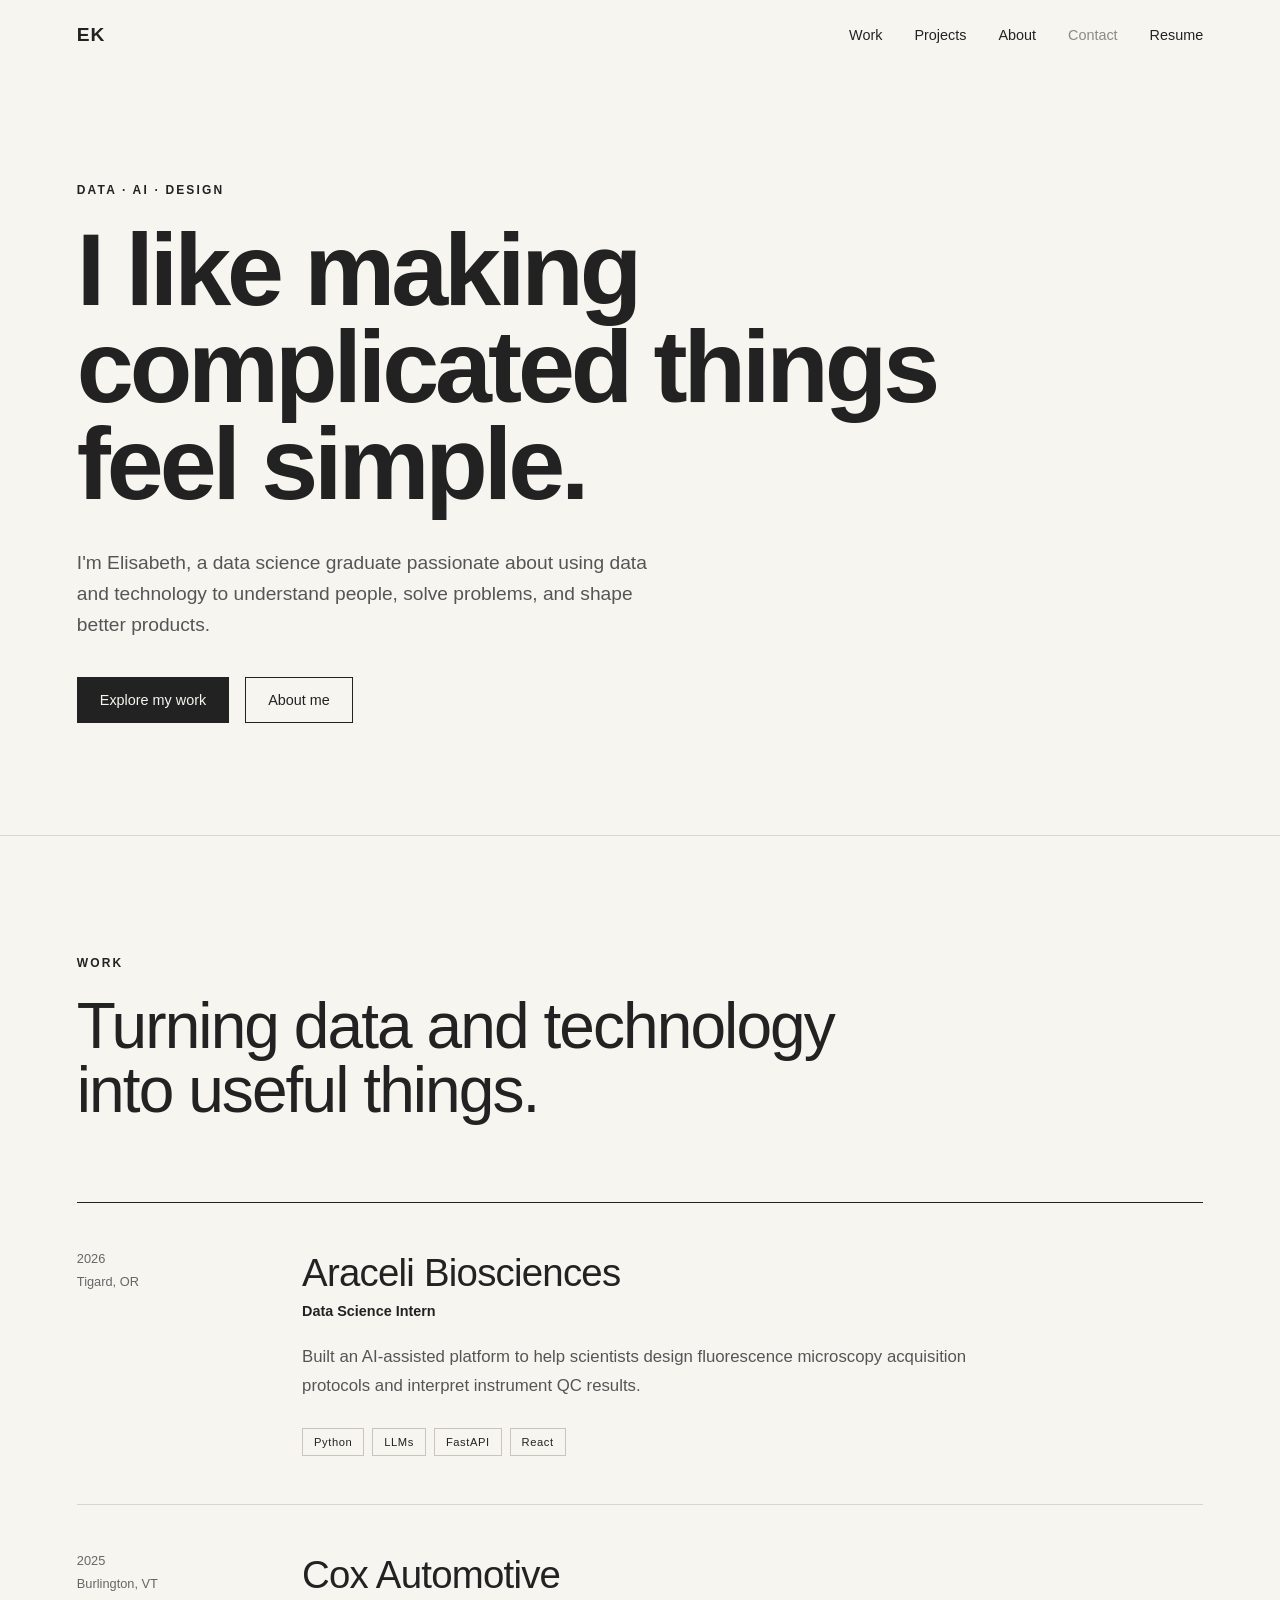
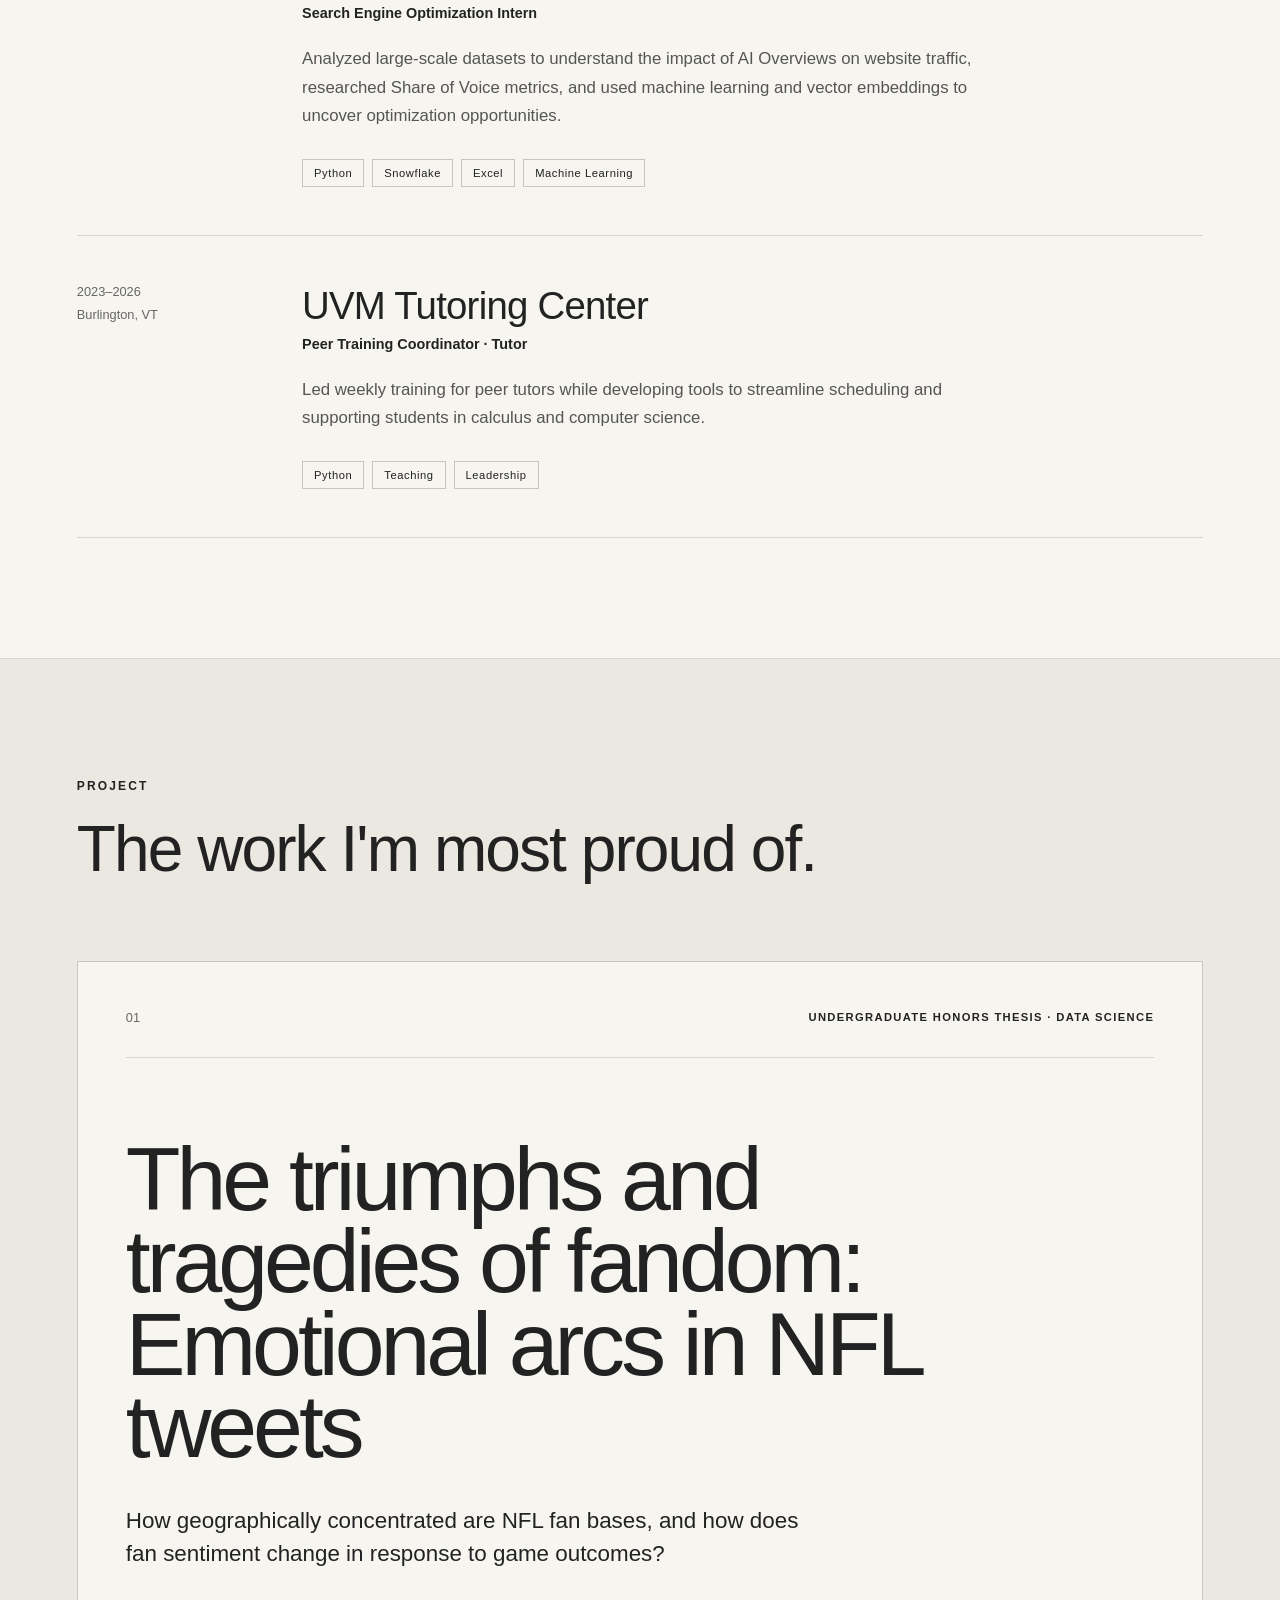
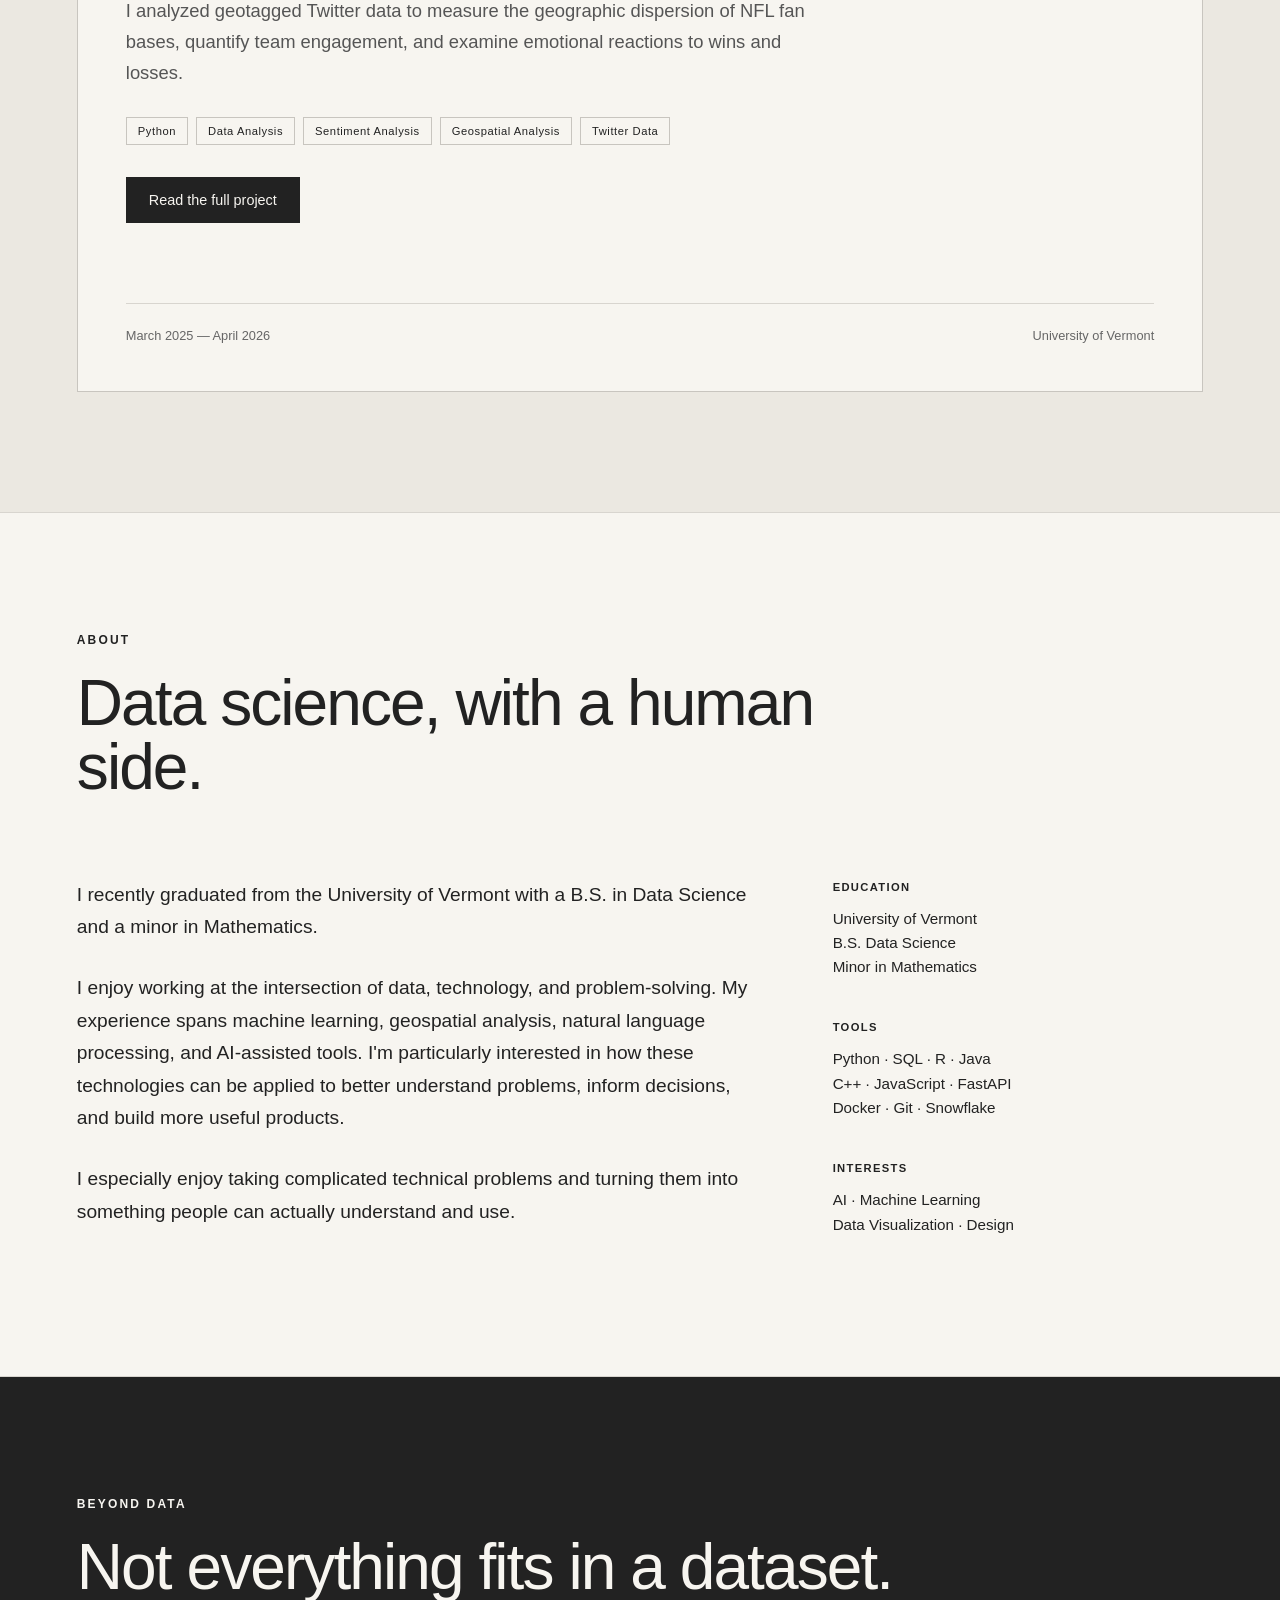
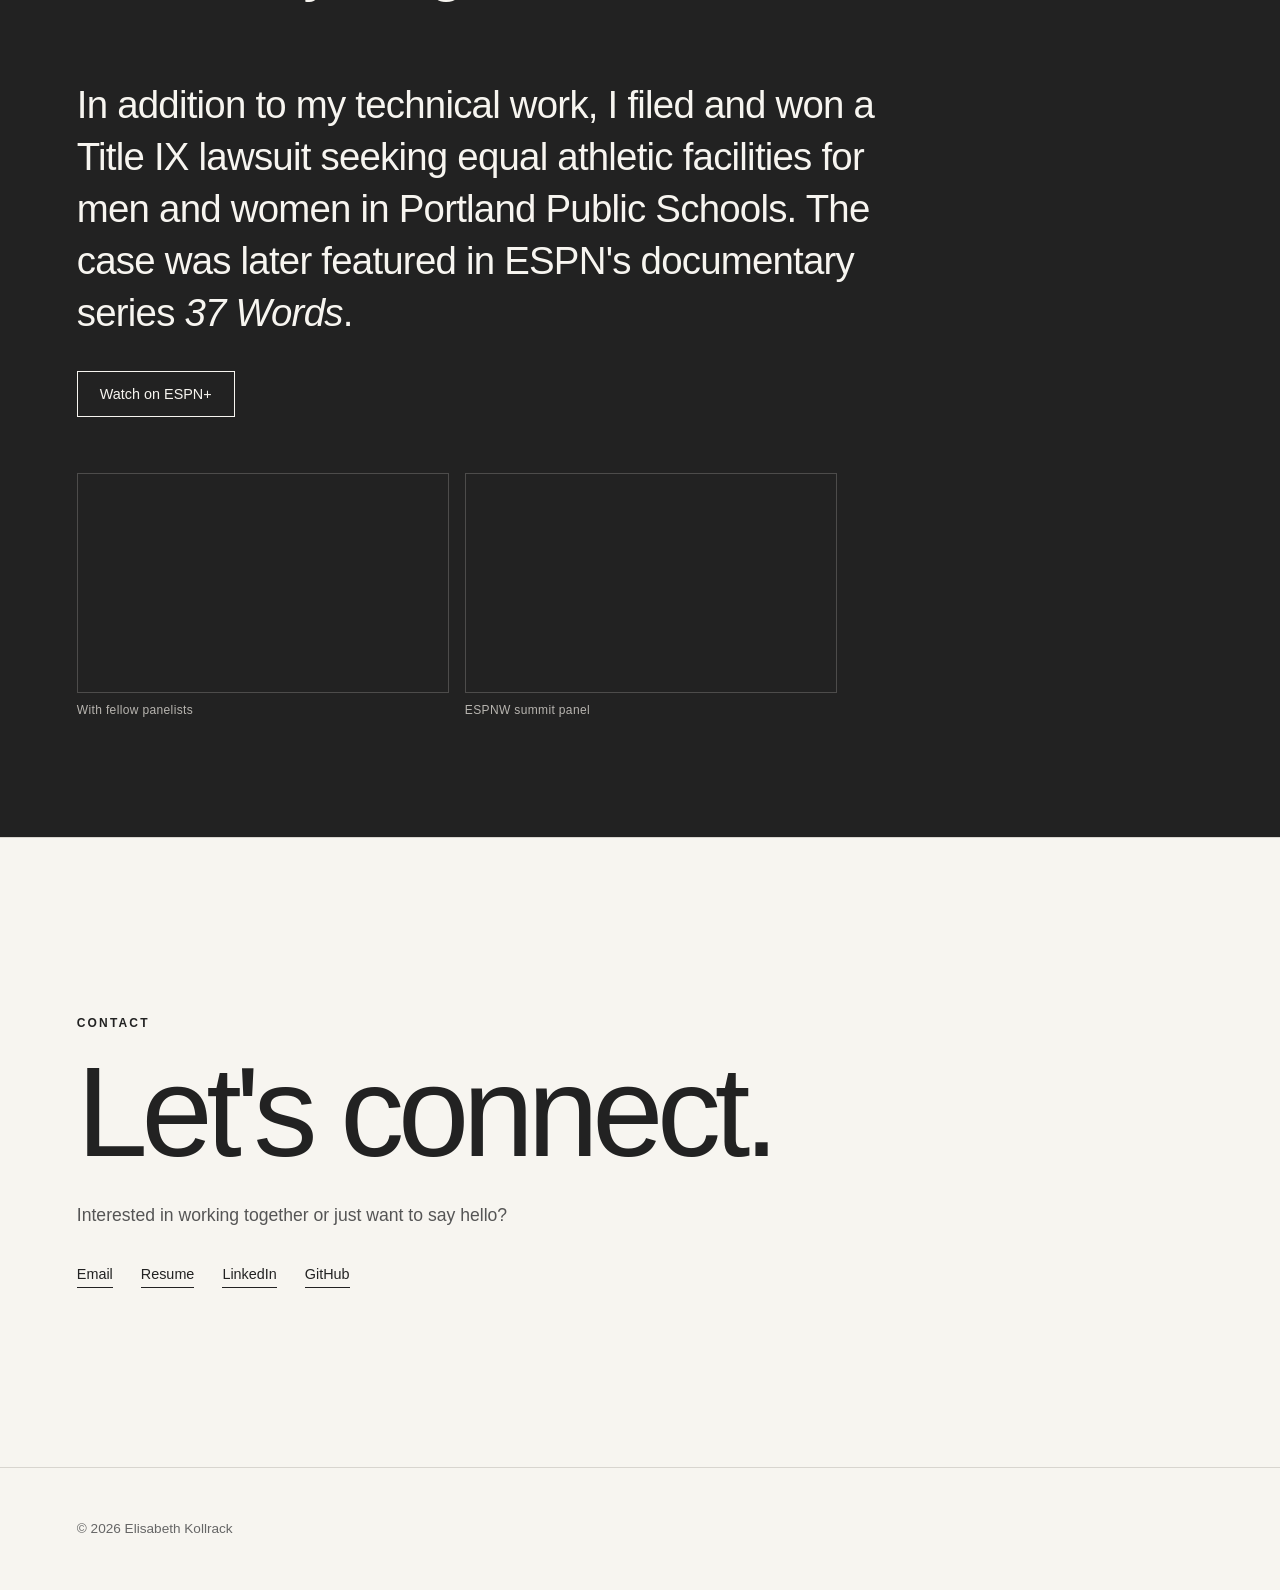
<file: index.html>
<!DOCTYPE html>

<html lang="en">

<head>
    <meta charset="UTF-8">
    <meta name="viewport" content="width=device-width, initial-scale=1.0">

<title>Elisabeth Kollrack</title>
<meta name="description" content="Elisabeth Kollrack — Data, AI, and Design.">

<link rel="canonical" href="https://elisabethkollrack.github.io/">

<!-- Open Graph / social sharing -->
<meta property="og:type" content="website">
<meta property="og:title" content="Elisabeth Kollrack">
<meta property="og:description" content="Elisabeth Kollrack — Data, AI, and Design.">
<meta property="og:url" content="https://elisabethkollrack.github.io/">
<meta property="og:image" content="https://elisabethkollrack.github.io/images/og-image.png">

<meta name="twitter:card" content="summary_large_image">
<meta name="twitter:title" content="Elisabeth Kollrack">
<meta name="twitter:description" content="Elisabeth Kollrack — Data, AI, and Design.">
<meta name="twitter:image" content="https://elisabethkollrack.github.io/images/og-image.png">

<link rel="stylesheet" href="css/style.css">

</head>

<body>

<!-- Navigation -->
<header>
    <nav class="navbar">

        <a href="index.html" class="logo">
            EK
        </a>

        <div class="nav-links">
            <a href="#work">Work</a>
            <a href="#projects">Projects</a>
            <a href="#about">About</a>
            <a href="#contact">Contact</a>
            <a href="ElisabethKollrackResume.pdf" target="_blank" rel="noopener noreferrer">Resume</a>
        </div>

    </nav>
</header>


<!-- Main Content -->
<main>

    <!-- Hero -->
    <section class="hero">

        <div class="hero-content">

            <p class="eyebrow">
                DATA · AI · DESIGN
            </p>

            <h1>
                I like making
                complicated things
                feel simple.
            </h1>

            <p class="hero-description">
                I'm Elisabeth, a data science graduate passionate 
                about using data and technology to understand people, solve problems, 
                and shape better products.
            </p>

            <div class="hero-buttons">

                <a href="#work" class="button primary">
                    Explore my work
                </a>

                <a href="#about" class="button secondary">
                    About me
                </a>

            </div>

        </div>

    </section>


    <!-- Work -->
    <section id="work" class="section">

        <div class="section-header">

            <p class="eyebrow">
                WORK
            </p>

            <h2>
                Turning data and technology into useful things.
            </h2>

        </div>


        <div class="work-list">

            <!-- Araceli -->
            <article class="work-item">

                <div class="work-meta">
                    <span>2026</span>
                    <span>Tigard, OR</span>
                </div>

                <div class="work-content">

                    <h3>
                        Araceli Biosciences
                    </h3>

                    <p class="work-role">
                        Data Science Intern
                    </p>

                    <p>
                        Built an AI-assisted platform to help scientists
                        design fluorescence microscopy acquisition
                        protocols and interpret instrument QC results.
                    </p>

                    <div class="tags">
                        <span>Python</span>
                        <span>LLMs</span>
                        <span>FastAPI</span>
                        <span>React</span>
                    </div>

                </div>

            </article>


            <!-- Cox Automotive -->
            <article class="work-item">

                <div class="work-meta">
                    <span>2025</span>
                    <span>Burlington, VT</span>
                </div>

                <div class="work-content">

                    <h3>
                        Cox Automotive
                    </h3>

                    <p class="work-role">
                        Search Engine Optimization Intern
                    </p>

                    <p>
                        Analyzed large-scale datasets to understand the impact of AI
                        Overviews on website traffic, researched Share
                        of Voice metrics, and used machine learning and
                        vector embeddings to uncover optimization
                        opportunities.
                    </p>

                    <div class="tags">
                        <span>Python</span>
                        <span>Snowflake</span>
                        <span>Excel</span>
                        <span>Machine Learning</span>
                    </div>

                </div>

            </article>


            <!-- UVM Tutoring Center -->
            <article class="work-item">

                <div class="work-meta">
                    <span>2023–2026</span>
                    <span>Burlington, VT</span>
                </div>

                <div class="work-content">

                    <h3>
                        UVM Tutoring Center
                    </h3>

                    <p class="work-role">
                        Peer Training Coordinator · Tutor
                    </p>

                    <p>
                        Led weekly training for peer tutors while
                        developing tools to streamline scheduling and
                        supporting students in calculus and computer
                        science.
                    </p>

                    <div class="tags">
                        <span>Python</span>
                        <span>Teaching</span>
                        <span>Leadership</span>
                    </div>

                </div>

            </article>

        </div>

    </section>


    <!-- Projects -->
    <section id="projects" class="section projects-section">

        <div class="section-header">

            <p class="eyebrow">
                PROJECT
            </p>

            <h2>
                The work I'm most proud of.
            </h2>

        </div>


        <!-- Featured Thesis -->
        <article class="featured-project">

            <div class="project-top">

                <p class="project-number">
                    01
                </p>

                <p class="project-type">
                    UNDERGRADUATE HONORS THESIS · DATA SCIENCE
                </p>

            </div>


            <div class="featured-project-content">

                <h3>
                    The triumphs and tragedies of fandom: Emotional arcs in NFL tweets
                </h3>

                <p class="project-question">
                    How geographically concentrated are NFL fan bases,
                    and how does fan sentiment change in response to
                    game outcomes?
                </p>

                <p>
                    I analyzed geotagged Twitter data to measure the
                    geographic dispersion of NFL fan bases, quantify
                    team engagement, and examine emotional reactions
                    to wins and losses.
                </p>

                <div class="tags">
                    <span>Python</span>
                    <span>Data Analysis</span>
                    <span>Sentiment Analysis</span>
                    <span>Geospatial Analysis</span>
                    <span>Twitter Data</span>
                </div>

                <a href="projects/nfl-fandom.html" class="button primary project-cta">
                    Read the full project
                </a>

            </div>


            <div class="project-footer">

                <span>
                    March 2025 — April 2026
                </span>

                <span>
                    University of Vermont
                </span>

            </div>

        </article>

    </section>


    <!-- About -->
    <section id="about" class="section about-section">

        <div class="section-header">

            <p class="eyebrow">
                ABOUT
            </p>

            <h2>
                Data science, with a human side.
            </h2>

        </div>

        <div class="about-content">

            <div class="about-main">

                <p>
                    I recently graduated from the University of Vermont
                    with a B.S. in Data Science and a minor in Mathematics.
                </p>

                <p>
                    I enjoy working at the intersection of data, technology, and problem-solving. 
                    My experience spans machine learning, geospatial analysis, natural language processing, 
                    and AI-assisted tools. I'm particularly interested in how these technologies can be applied 
                    to better understand problems, inform decisions, and build more useful products.
                </p>

                <p>
                    I especially enjoy taking complicated technical
                    problems and turning them into something people can
                    actually understand and use.
                </p>

            </div>


            <div class="about-details">

                <div>
                    <p class="detail-label">
                        EDUCATION
                    </p>

                    <p>
                        University of Vermont<br>
                        B.S. Data Science<br>
                        Minor in Mathematics
                    </p>
                </div>


                <div>
                    <p class="detail-label">
                        TOOLS
                    </p>

                    <p>
                        Python · SQL · R · Java<br>
                        C++ · JavaScript · FastAPI<br>
                        Docker · Git · Snowflake
                    </p>
                </div>


                <div>
                    <p class="detail-label">
                        INTERESTS
                    </p>

                    <p>
                        AI · Machine Learning<br>
                        Data Visualization · Design
                    </p>
                </div>

            </div>

        </div>

    </section>


    <!-- Beyond Data -->
    <section class="section beyond-section">

        <div class="section-header">

            <p class="eyebrow">
                BEYOND DATA
            </p>

            <h2>
                Not everything fits in a dataset.
            </h2>

        </div>

        <div class="beyond-content">

            <p>
                In addition to my technical work, I filed and won a
                Title IX lawsuit seeking equal athletic facilities for
                men and women in Portland Public Schools. The case was
                later featured in ESPN's documentary series
                <em>37 Words</em>.
            </p>

            <a href="https://www.espn.com/espnplus/player/_/id/7d518df5-0e57-4392-915b-fcbbc648dd19"
               target="_blank"
               rel="noopener noreferrer"
               class="button secondary beyond-cta">
                Watch on ESPN+
            </a>

            <div class="beyond-gallery">

                <figure>
                    <img src="images/title-ix/espnw-group-photo.jpg"
                         alt="Elisabeth Kollrack posing with fellow panelists at ESPNW Summit."
                         loading="lazy" decoding="async">
                    <figcaption>With fellow panelists</figcaption>
                </figure>

                <figure>
                    <img src="images/title-ix/espnw-panel.jpg"
                         alt="Elisabeth Kollrack speaking on a panel at the summit."
                         loading="lazy" decoding="async">
                    <figcaption>ESPNW summit panel</figcaption>
                </figure>

            </div>

        </div>

    </section>


    <!-- Contact -->
    <section id="contact" class="section contact-section">

        <p class="eyebrow">
            CONTACT
        </p>

        <h2>
            Let's connect.
        </h2>

        <p>
            Interested in working together or just want to say hello?
        </p>

        <div class="contact-links">

            <a href="mailto:elisabethkollrack@gmail.com">
                Email
            </a>

            <a href="ElisabethKollrackResume.pdf" target="_blank" rel="noopener noreferrer">
                Resume
            </a>

            <a href="https://www.linkedin.com/in/elisabeth-kollrack/"
               target="_blank"
               rel="noopener noreferrer">
                LinkedIn
            </a>

            <a href="https://github.com/ekollrack"
               target="_blank"
               rel="noopener noreferrer">
                GitHub
            </a>

        </div>

    </section>

</main>


<!-- Footer -->
<footer>

    <p>
        © 2026 Elisabeth Kollrack
    </p>

</footer>

    <script src="js/script.js"></script>

</body>

</html>
</file>
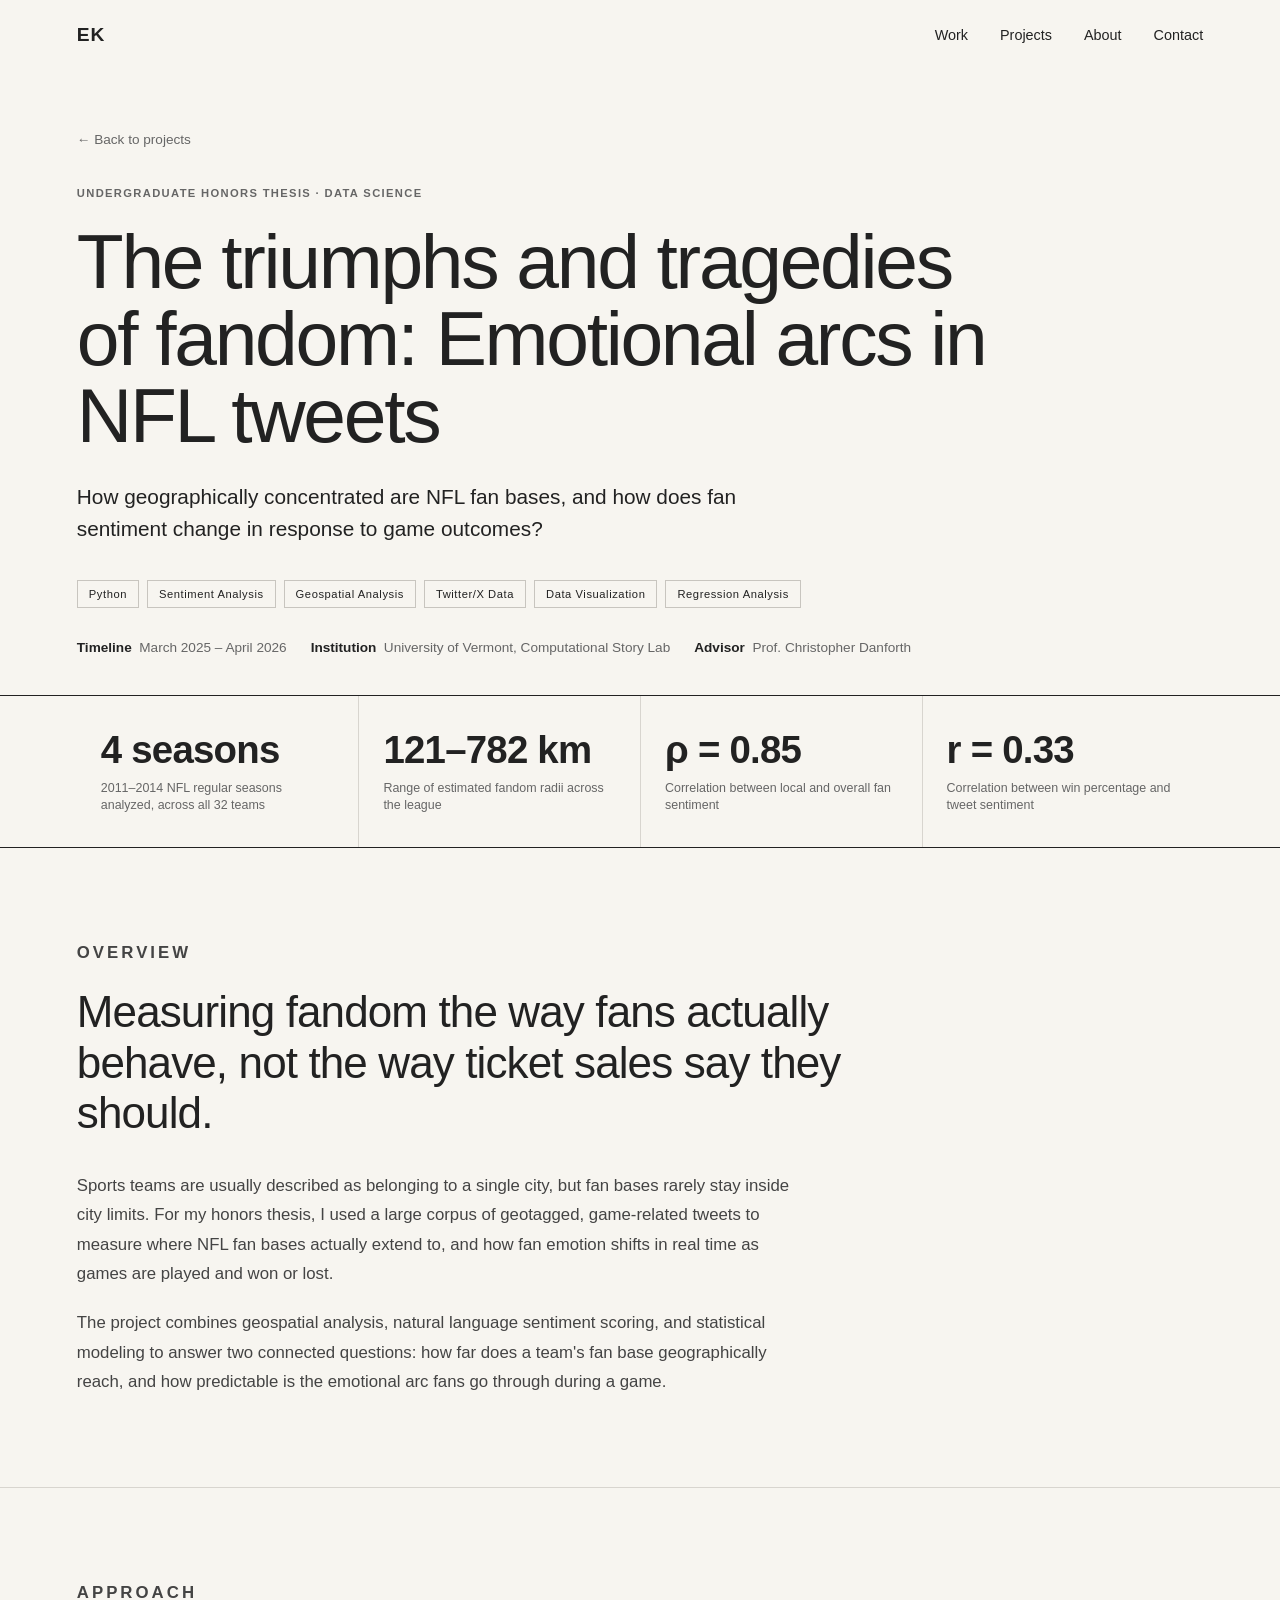
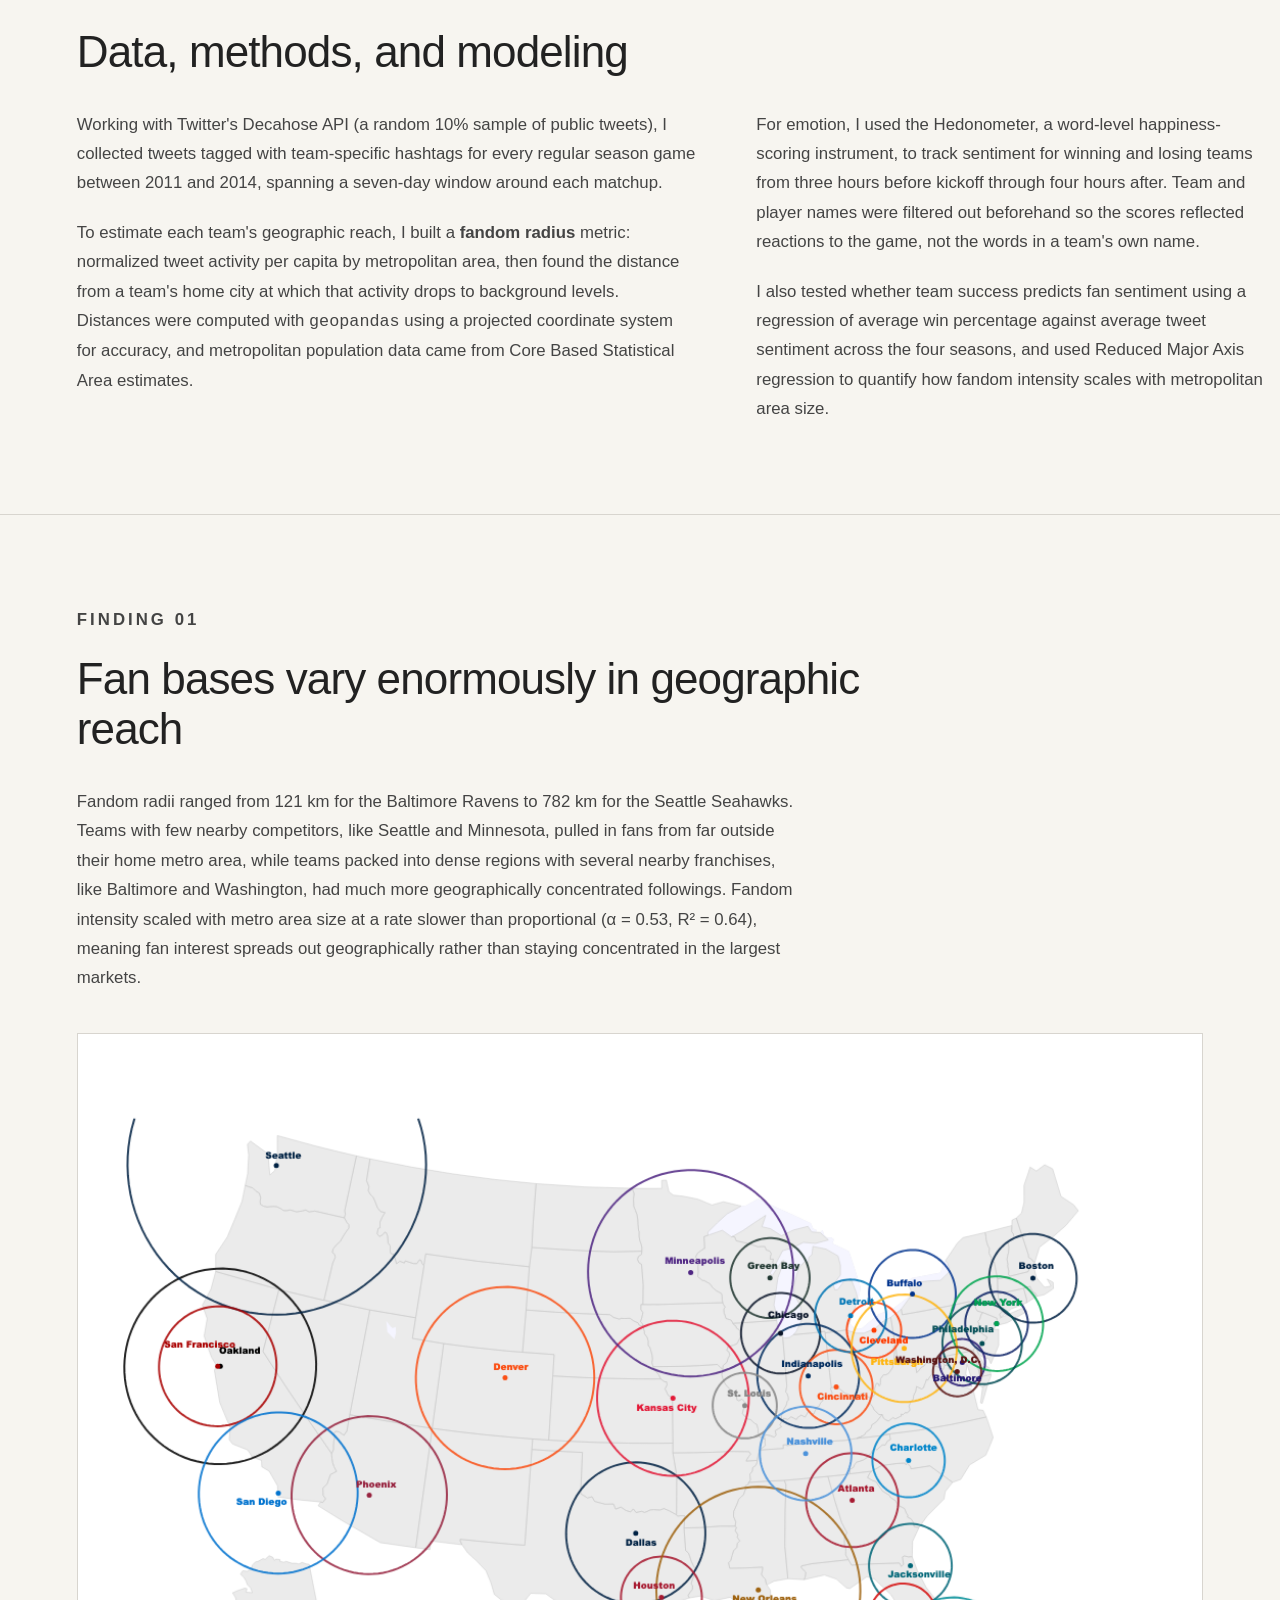
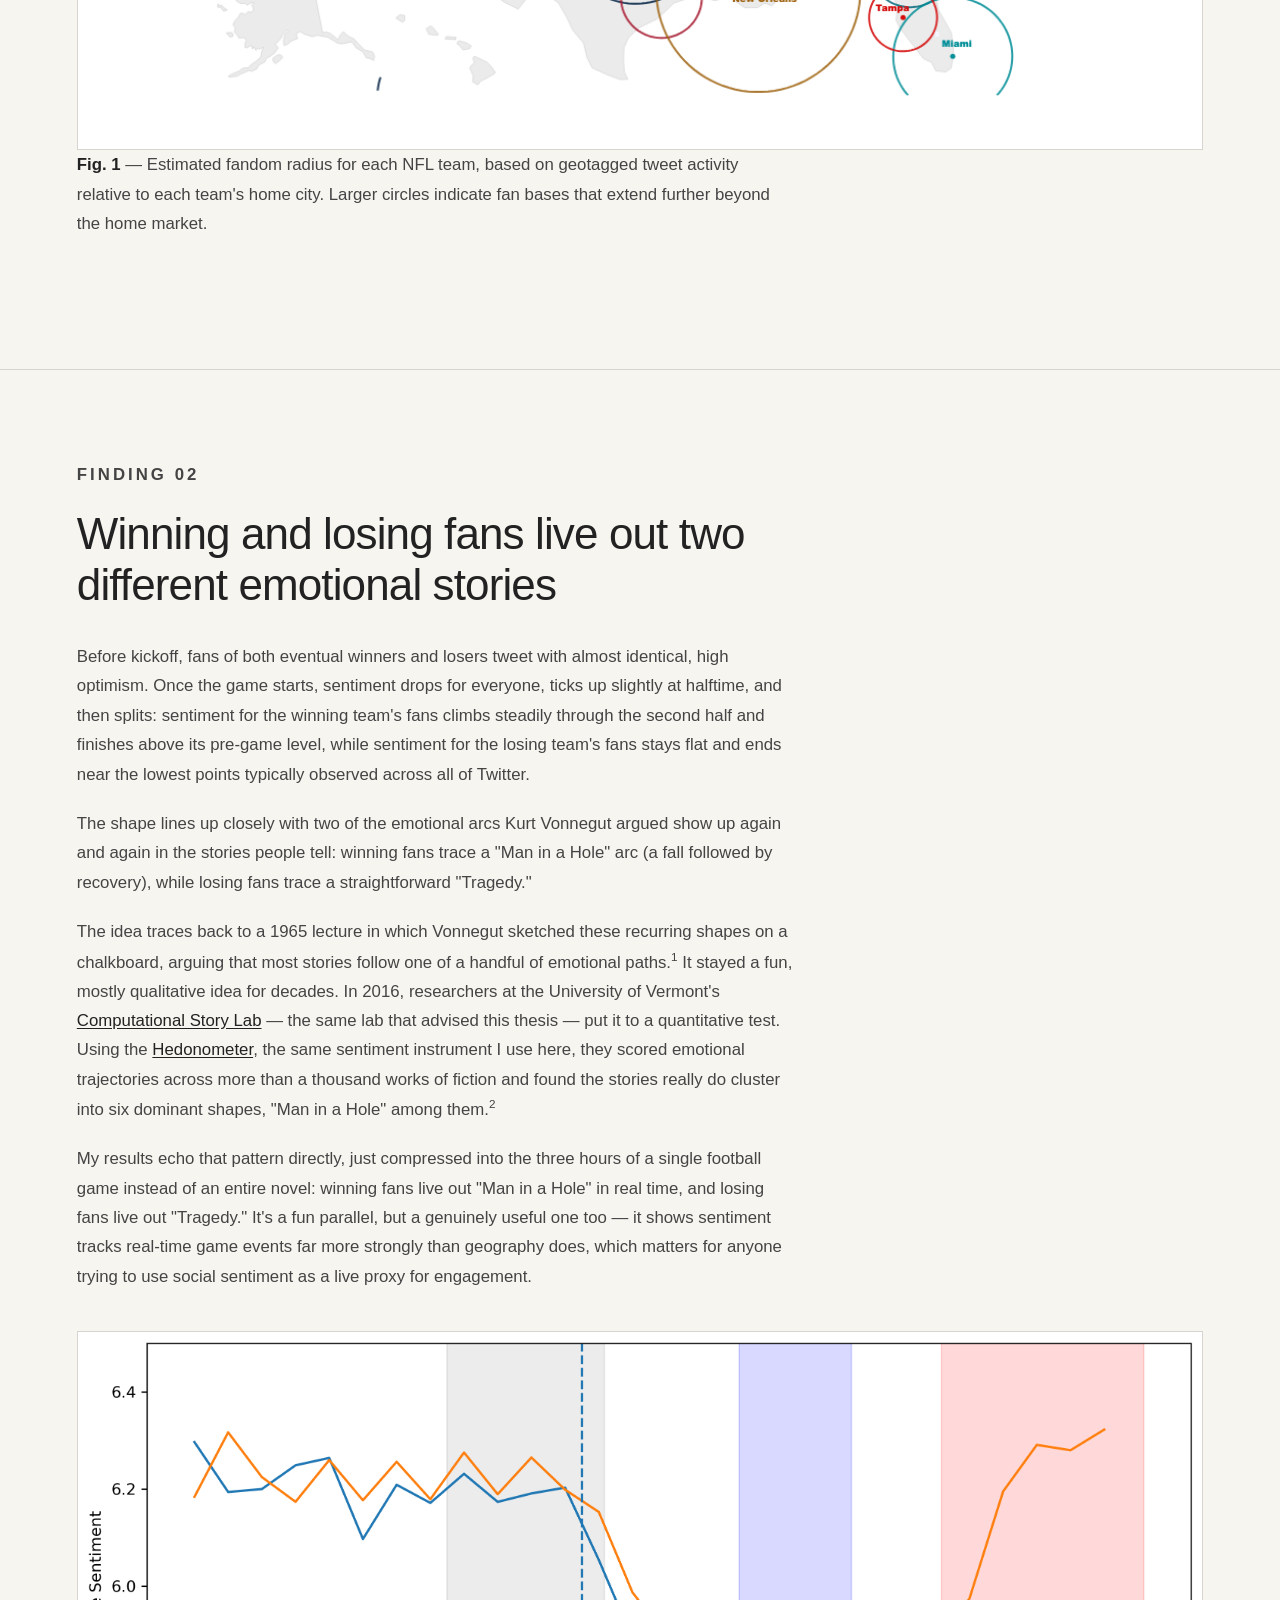
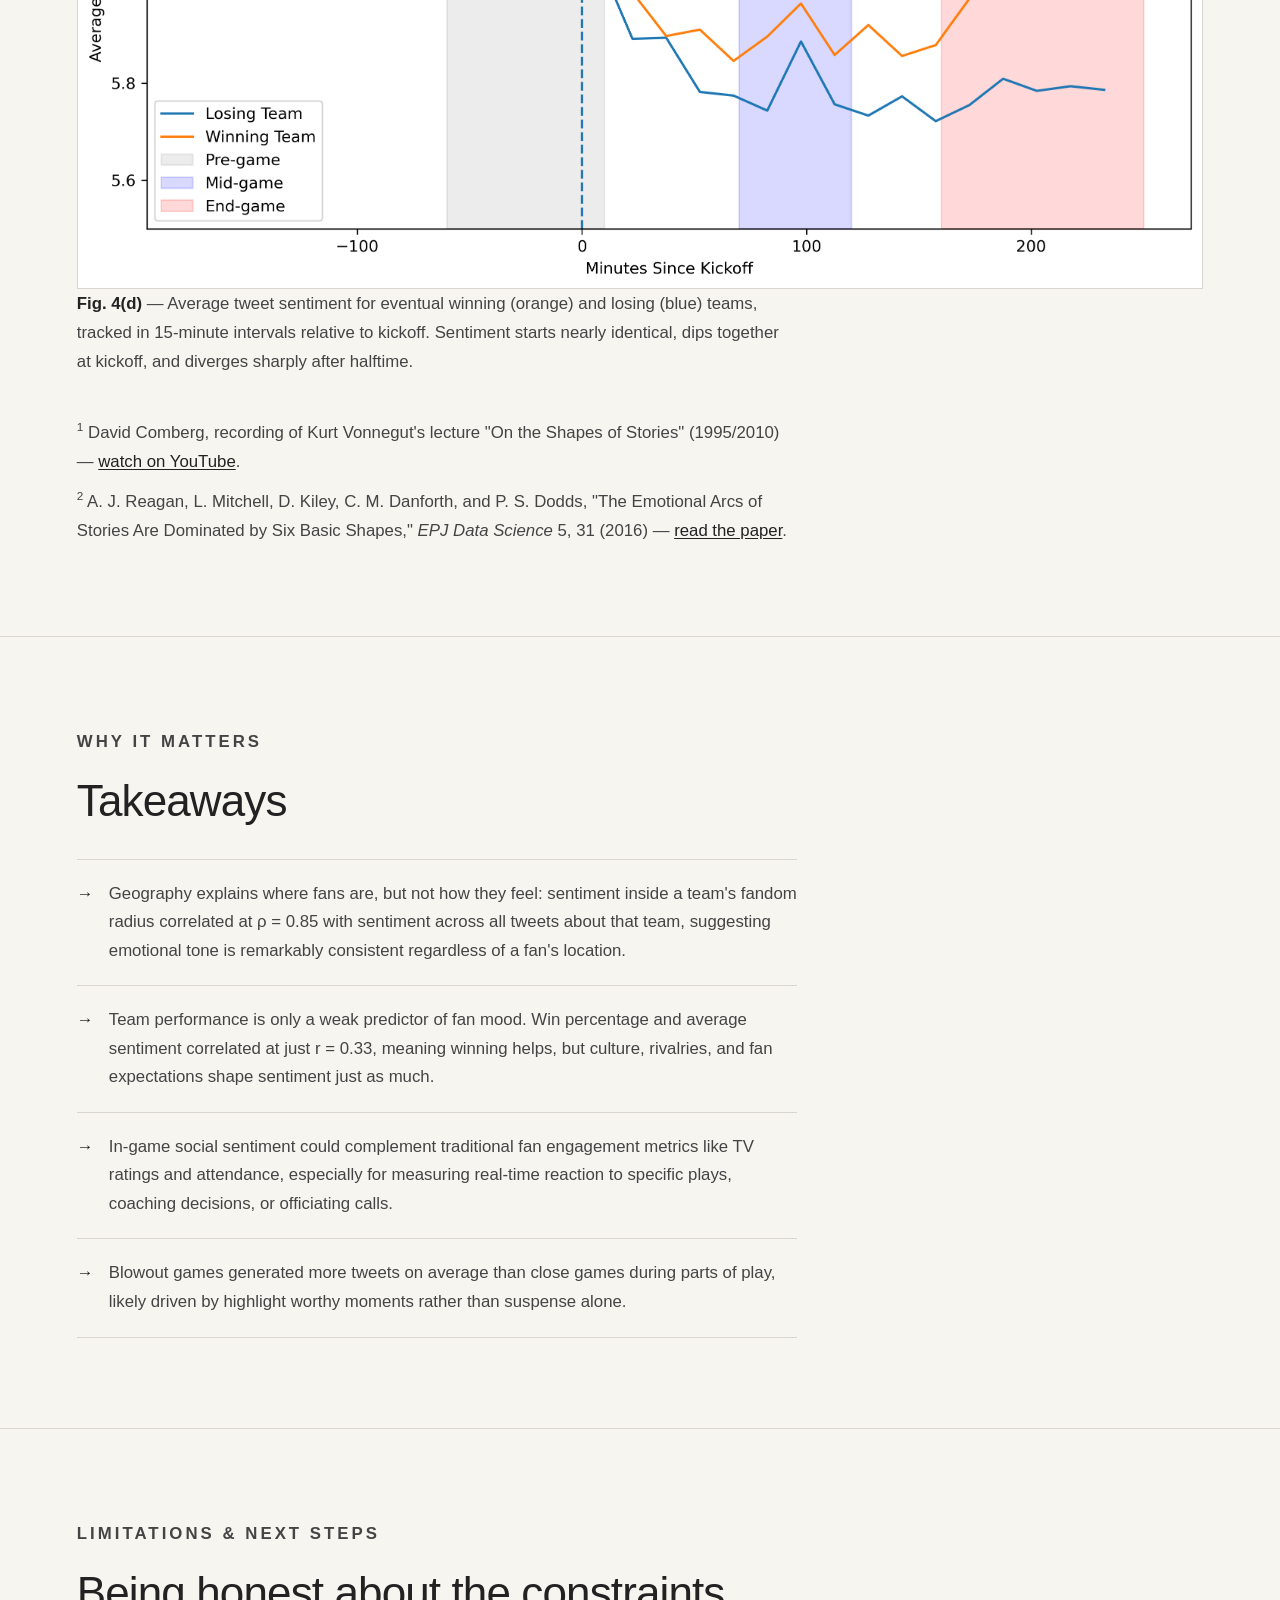
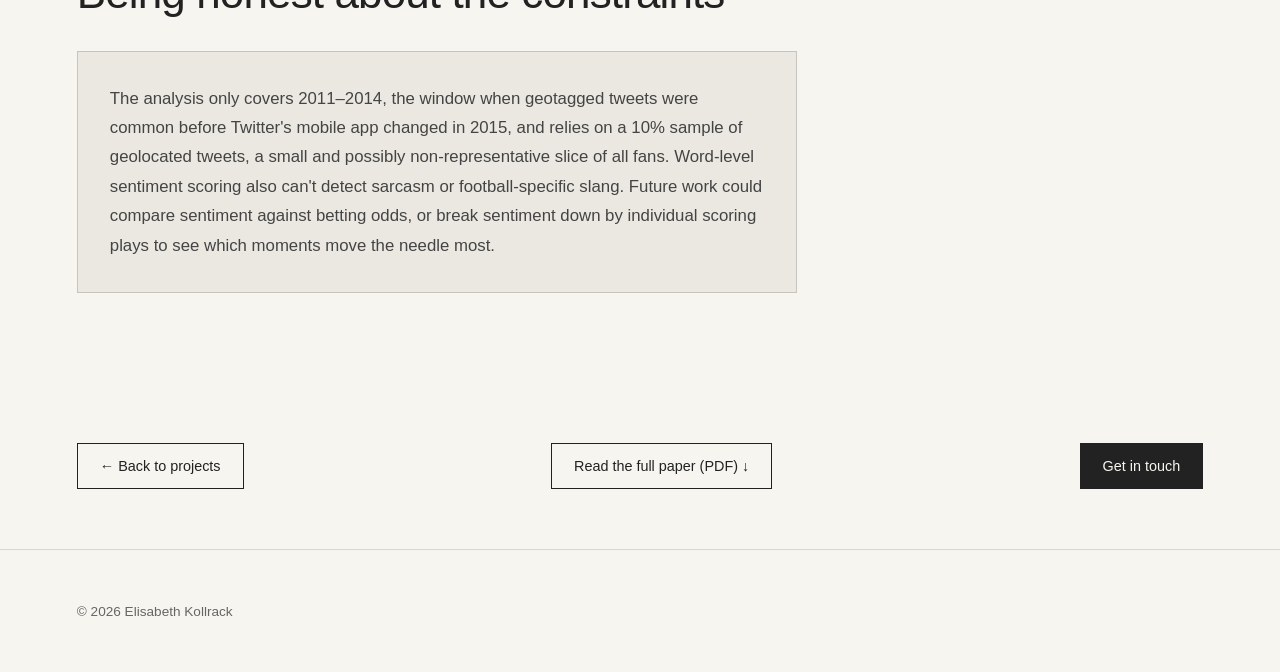
<file: projects/nfl-fandom.html>
<!DOCTYPE html>
<html lang="en">

<head>
    <meta charset="UTF-8">
    <meta name="viewport" content="width=device-width, initial-scale=1.0">

    <title>The triumphs and tragedies of fandom: Emotional arcs in NFL tweets — Elisabeth Kollrack</title>
    <meta name="description" content="How geographically concentrated are NFL fan bases, and how does fan sentiment shift with wins and losses? An undergraduate honors thesis by Elisabeth Kollrack.">

    <link rel="stylesheet" href="../css/style.css">
</head>

<body>

    <!-- Navigation -->
    <header>
        <nav class="navbar">

            <a href="../index.html" class="logo">
                EK
            </a>

            <div class="nav-links">
                <a href="../index.html#work">Work</a>
                <a href="../index.html#projects">Projects</a>
                <a href="../index.html#about">About</a>
                <a href="../index.html#contact">Contact</a>
            </div>

        </nav>
    </header>


    <main>

        <!-- Hero -->
        <section class="detail-hero">

            <a href="../index.html#projects" class="back-link">
                ← Back to projects
            </a>

            <p class="project-type">
                UNDERGRADUATE HONORS THESIS · DATA SCIENCE
            </p>

            <h1>
                The triumphs and tragedies of fandom: Emotional arcs in NFL tweets
            </h1>

            <p class="project-question">
                How geographically concentrated are NFL fan bases, and how
                does fan sentiment change in response to game outcomes?
            </p>

            <div class="tags">
                <span>Python</span>
                <span>Sentiment Analysis</span>
                <span>Geospatial Analysis</span>
                <span>Twitter/X Data</span>
                <span>Data Visualization</span>
                <span>Regression Analysis</span>
            </div>

            <div class="detail-meta-row">
                <span><strong>Timeline</strong> &nbsp;March 2025 – April 2026</span>
                <span><strong>Institution</strong> &nbsp;University of Vermont, Computational Story Lab</span>
                <span><strong>Advisor</strong> &nbsp;Prof. Christopher Danforth</span>
            </div>

        </section>


        <!-- Stat strip -->
        <section class="stat-strip">

            <div class="stat-item">
                <p class="stat-number">4 seasons</p>
                <p class="stat-label">2011–2014 NFL regular seasons analyzed, across all 32 teams</p>
            </div>

            <div class="stat-item">
                <p class="stat-number">121–782 km</p>
                <p class="stat-label">Range of estimated fandom radii across the league</p>
            </div>

            <div class="stat-item">
                <p class="stat-number">ρ = 0.85</p>
                <p class="stat-label">Correlation between local and overall fan sentiment</p>
            </div>

            <div class="stat-item">
                <p class="stat-number">r = 0.33</p>
                <p class="stat-label">Correlation between win percentage and tweet sentiment</p>
            </div>

        </section>


        <!-- Overview -->
        <section class="detail-section">

            <p class="detail-section-label">
                OVERVIEW
            </p>

            <h2>
                Measuring fandom the way fans actually behave, not the way
                ticket sales say they should.
            </h2>

            <p>
                Sports teams are usually described as belonging to a single
                city, but fan bases rarely stay inside city limits. For my
                honors thesis, I used a large corpus of geotagged, game-related
                tweets to measure where NFL fan bases actually extend to, and
                how fan emotion shifts in real time as games are played and
                won or lost.
            </p>

            <p>
                The project combines geospatial analysis, natural language
                sentiment scoring, and statistical modeling to answer two
                connected questions: how far does a team's fan base
                geographically reach, and how predictable is the emotional
                arc fans go through during a game.
            </p>

        </section>


        <!-- Methodology -->
        <section class="detail-section">

            <p class="detail-section-label">
                APPROACH
            </p>

            <h2>
                Data, methods, and modeling
            </h2>

            <div class="detail-two-col">

                <div>
                    <p>
                        Working with Twitter's Decahose API (a random 10%
                        sample of public tweets), I collected tweets tagged
                        with team-specific hashtags for every regular season
                        game between 2011 and 2014, spanning a seven-day
                        window around each matchup.
                    </p>

                    <p>
                        To estimate each team's geographic reach, I built a
                        <strong>fandom radius</strong> metric: normalized tweet
                        activity per capita by metropolitan area, then found
                        the distance from a team's home city at which that
                        activity drops to background levels. Distances were
                        computed with <code>geopandas</code> using a projected
                        coordinate system for accuracy, and metropolitan
                        population data came from Core Based Statistical Area
                        estimates.
                    </p>
                </div>

                <div>
                    <p>
                        For emotion, I used the Hedonometer, a word-level
                        happiness-scoring instrument, to track sentiment for
                        winning and losing teams from three hours before
                        kickoff through four hours after. Team and player
                        names were filtered out beforehand so the scores
                        reflected reactions to the game, not the words in a
                        team's own name.
                    </p>

                    <p>
                        I also tested whether team success predicts fan
                        sentiment using a regression of average win
                        percentage against average tweet sentiment across the
                        four seasons, and used Reduced Major Axis regression
                        to quantify how fandom intensity scales with
                        metropolitan area size.
                    </p>
                </div>

            </div>

        </section>


        <!-- Geographic findings -->
        <section class="detail-section">

            <p class="detail-section-label">
                FINDING 01
            </p>

            <h2>
                Fan bases vary enormously in geographic reach
            </h2>

            <p>
                Fandom radii ranged from 121 km for the Baltimore Ravens to
                782 km for the Seattle Seahawks. Teams with few nearby
                competitors, like Seattle and Minnesota, pulled in fans from
                far outside their home metro area, while teams packed into
                dense regions with several nearby franchises, like Baltimore
                and Washington, had much more geographically concentrated
                followings. Fandom intensity scaled with metro area size at
                a rate slower than proportional (α = 0.53, R² = 0.64),
                meaning fan interest spreads out geographically rather than
                staying concentrated in the largest markets.
            </p>

            <div class="figure-block">
                <img src="../images/nfl-fandom/fandom-radius-map.png" alt="Map of the United States showing each NFL team's estimated fandom radius as a colored circle centered on its home city.">
                <p class="figure-caption">
                    <strong>Fig. 1</strong> — Estimated fandom radius for each
                    NFL team, based on geotagged tweet activity relative to
                    each team's home city. Larger circles indicate fan bases
                    that extend further beyond the home market.
                </p>
            </div>

        </section>


        <!-- In-game sentiment findings -->
        <section class="detail-section">

            <p class="detail-section-label">
                FINDING 02
            </p>

            <h2>
                Winning and losing fans live out two different emotional
                stories
            </h2>

            <p>
                Before kickoff, fans of both eventual winners and losers
                tweet with almost identical, high optimism. Once the game
                starts, sentiment drops for everyone, ticks up slightly at
                halftime, and then splits: sentiment for the winning team's
                fans climbs steadily through the second half and finishes
                above its pre-game level, while sentiment for the losing
                team's fans stays flat and ends near the lowest points
                typically observed across all of Twitter.
            </p>

            <p>
                The shape lines up closely with two of the emotional arcs
                Kurt Vonnegut argued show up again and again in the stories
                people tell: winning fans trace a "Man in a Hole" arc
                (a fall followed by recovery), while losing fans trace a
                straightforward "Tragedy."
            </p>

            <p>
                The idea traces back to a 1965 lecture in which Vonnegut
                sketched these recurring shapes on a chalkboard, arguing
                that most stories follow one of a handful of emotional
                paths.<sup>1</sup> It stayed a fun, mostly qualitative idea
                for decades. In 2016, researchers at the University of
                Vermont's <a href="https://compstorylab.org/" target="_blank" rel="noopener noreferrer">Computational Story Lab</a> —
                the same lab that advised this thesis — put it to a
                quantitative test. Using the
                <a href="https://hedonometer.org/" target="_blank" rel="noopener noreferrer">Hedonometer</a>,
                the same sentiment instrument I use here, they scored
                emotional trajectories across more than a thousand works of
                fiction and found the stories really do cluster into six
                dominant shapes, "Man in a Hole" among them.<sup>2</sup>
            </p>

            <p>
                My results echo that pattern directly, just compressed into
                the three hours of a single football game instead of an
                entire novel: winning fans live out "Man in a Hole" in real
                time, and losing fans live out "Tragedy." It's a fun
                parallel, but a genuinely useful one too — it shows sentiment
                tracks real-time game events far more strongly than
                geography does, which matters for anyone trying to use
                social sentiment as a live proxy for engagement.
            </p>

            <div class="figure-block">
                <img src="../images/nfl-fandom/sentiment-trajectory.png" alt="Line chart showing average tweet sentiment for winning versus losing teams from three hours before kickoff to four hours after, diverging sharply after halftime.">
                <p class="figure-caption">
                    <strong>Fig. 4(d)</strong> — Average tweet sentiment for
                    eventual winning (orange) and losing (blue) teams,
                    tracked in 15-minute intervals relative to kickoff.
                    Sentiment starts nearly identical, dips together at
                    kickoff, and diverges sharply after halftime.
                </p>
            </div>

            <p class="figure-caption citation-list">
                <span><sup>1</sup> David Comberg, recording of Kurt Vonnegut's
                lecture "On the Shapes of Stories" (1995/2010) —
                <a href="https://www.youtube.com/watch?v=oP3c1h8v2ZQ" target="_blank" rel="noopener noreferrer">watch on YouTube</a>.</span>
                <span><sup>2</sup> A. J. Reagan, L. Mitchell, D. Kiley, C. M.
                Danforth, and P. S. Dodds, "The Emotional Arcs of Stories
                Are Dominated by Six Basic Shapes,"
                <em>EPJ Data Science</em> 5, 31 (2016) —
                <a href="https://doi.org/10.1140/epjds/s13688-016-0093-1" target="_blank" rel="noopener noreferrer">read the paper</a>.</span>
            </p>

        </section>


        <!-- Takeaways -->
        <section class="detail-section">

            <p class="detail-section-label">
                WHY IT MATTERS
            </p>

            <h2>
                Takeaways
            </h2>

            <ul class="takeaway-list">

                <li>
                    Geography explains where fans are, but not how they feel:
                    sentiment inside a team's fandom radius correlated at
                    ρ = 0.85 with sentiment across all tweets about that team,
                    suggesting emotional tone is remarkably consistent
                    regardless of a fan's location.
                </li>

                <li>
                    Team performance is only a weak predictor of fan mood.
                    Win percentage and average sentiment correlated at just
                    r = 0.33, meaning winning helps, but culture, rivalries,
                    and fan expectations shape sentiment just as much.
                </li>

                <li>
                    In-game social sentiment could complement traditional fan
                    engagement metrics like TV ratings and attendance,
                    especially for measuring real-time reaction to specific
                    plays, coaching decisions, or officiating calls.
                </li>

                <li>
                    Blowout games generated more tweets on average than close
                    games during parts of play, likely driven by highlight
                    worthy moments rather than suspense alone.
                </li>

            </ul>

        </section>


        <!-- Limitations -->
        <section class="detail-section">

            <p class="detail-section-label">
                LIMITATIONS & NEXT STEPS
            </p>

            <h2>
                Being honest about the constraints
            </h2>

            <div class="limitations-box">
                <p>
                    The analysis only covers 2011–2014, the window when
                    geotagged tweets were common before Twitter's mobile app
                    changed in 2015, and relies on a 10% sample of geolocated
                    tweets, a small and possibly non-representative slice of
                    all fans. Word-level sentiment scoring also can't detect
                    sarcasm or football-specific slang. Future work could
                    compare sentiment against betting odds, or break sentiment
                    down by individual scoring plays to see which moments
                    move the needle most.
                </p>
            </div>

        </section>


        <!-- Footer nav -->
        <div class="detail-footer-nav">

            <a href="../index.html#projects" class="button secondary">
                ← Back to projects
            </a>

            <a href="../files/NFL-Fandom-Sentiment-Thesis.pdf" class="button secondary" target="_blank" rel="noopener noreferrer">
                Read the full paper (PDF) ↓
            </a>

            <a href="../index.html#contact" class="button primary">
                Get in touch
            </a>

        </div>

    </main>


    <!-- Footer -->
    <footer>
        <p>
            © 2026 Elisabeth Kollrack
        </p>
    </footer>

    <script src="../js/script.js"></script>

</body>

</html>
</file>
<file: css/style.css>
/* ========================================
GENERAL
======================================== */

* {
    box-sizing: border-box;
    }
  
  html {
  scroll-behavior: smooth;
  }
  
  body {
  margin: 0;
  font-family: Arial, sans-serif;
  background-color: #f7f5f0;
  color: #222222;
  }
  
  a {
  color: inherit;
  text-decoration: none;
  }
  
  /* ========================================
  PAGE WIDTH — grows the side gutters on very wide
  screens instead of letting content stretch edge to
  edge, while backgrounds (dark/tan sections) stay
  full-bleed since this only touches padding, not width.
  ======================================== */

  .navbar,
  .hero,
  .section,
  .detail-hero,
  .detail-section,
  .detail-footer-nav,
  .stat-strip,
  footer {
  padding-left: max(6%, calc((100% - 1440px) / 2));
  padding-right: max(6%, calc((100% - 1440px) / 2));
  }

  /* ========================================
  NAVIGATION
  ======================================== */
  
  .navbar {
  display: flex;
  justify-content: space-between;
  align-items: center;
  
  padding: 24px 6%;
  
  position: sticky;
  top: 0;
  z-index: 100;
  
  background-color: #f7f5f0;
  
  }
  
  .logo {
  font-size: 1.2rem;
  font-weight: bold;
  letter-spacing: 0.05em;
  
  transition: opacity 0.2s ease;
  
  }
  
  .logo:hover {
  opacity: 0.5;
  }
  
  .nav-links {
  display: flex;
  gap: 32px;
  }
  
  .nav-links a {
  font-size: 0.9rem;
  
  transition: opacity 0.2s ease;
  
  }
  
  .nav-links a:hover {
  opacity: 0.5;
  }

  .nav-links a.active {
  opacity: 0.5;
  }

  /* ========================================
  SCROLL REVEAL
  ======================================== */

  .reveal {
  opacity: 0;
  transform: translateY(24px);

  transition: opacity 0.6s ease, transform 0.6s ease;
  }

  .reveal-visible {
  opacity: 1;
  transform: translateY(0);
  }
  
  /* ========================================
  HERO
  ======================================== */
  
  .hero {
  min-height: 85vh;
  
  display: flex;
  align-items: center;
  
  padding: 80px 6%;
  
  }
  
  .hero-content {
  max-width: 950px;
  }
  
  .eyebrow {
  margin: 0 0 24px 0;
  
  font-size: 0.75rem;
  font-weight: bold;
  letter-spacing: 0.18em;
  
  }
  
  .hero h1 {
  margin: 0;
  
  max-width: 950px;
  
  font-size: clamp(3.5rem, 8vw, 7rem);
  line-height: 0.95;
  letter-spacing: -0.04em;
  font-weight: 600;
  
  }
  
  .hero-description {
  max-width: 600px;
  
  margin: 36px 0 0 0;
  
  font-size: 1.2rem;
  line-height: 1.6;
  
  color: #555555;
  
  }
  
  /* ========================================
  BUTTONS
  ======================================== */
  
  .hero-buttons {
  display: flex;
  gap: 16px;
  
  margin-top: 36px;
  
  }
  
  .button {
  display: inline-block;
  
  padding: 14px 22px;
  
  border: 1px solid #222222;
  
  font-size: 0.9rem;
  
  transition:
      transform 0.2s ease,
      background-color 0.2s ease,
      color 0.2s ease;
  
  }
  
  .button.primary {
  background-color: #222222;
  color: #f7f5f0;
  }
  
  .button.secondary {
  background-color: transparent;
  }
  
  .button:hover {
  transform: translateY(-3px);
  }
  
  .button.primary:hover {
  background-color: transparent;
  color: #222222;
  }
  
  /* ========================================
  GENERAL SECTIONS
  ======================================== */
  
  .section {
  padding: 120px 6%;
  
  border-top: 1px solid #d8d5cf;
  
  }
  
  .section-header {
  max-width: 850px;
  
  margin-bottom: 80px;
  
  }
  
  .section-header h2 {
  margin: 0;
  
  font-size: clamp(2.5rem, 5vw, 5rem);
  line-height: 1;
  letter-spacing: -0.03em;
  font-weight: 500;
  
  }
  
  /* ========================================
  WORK
  ======================================== */
  
  .work-list {
  border-top: 1px solid #222222;
  }
  
  .work-item {
  display: grid;
  grid-template-columns: 20% 80%;
  
  padding: 48px 0;
  
  border-bottom: 1px solid #d8d5cf;
  
  }
  
  .work-meta {
  display: flex;
  flex-direction: column;
  gap: 8px;
  
  font-size: 0.8rem;
  color: #666666;
  
  }
  
  .work-content {
  max-width: 800px;
  }
  
  .work-content h3 {
  margin: 0;
  
  font-size: clamp(2rem, 3vw, 3rem);
  font-weight: 500;
  letter-spacing: -0.02em;
  
  }
  
  .work-role {
  margin: 8px 0 24px;
  
  font-size: 0.9rem;
  font-weight: bold;
  
  }
  
  .work-content > p:not(.work-role) {
  max-width: 700px;
  
  margin: 0;
  
  font-size: 1.05rem;
  line-height: 1.7;
  
  color: #555555;
  
  }
  
  /* ========================================
  TAGS
  ======================================== */
  
  .tags {
  display: flex;
  flex-wrap: wrap;
  gap: 8px;
  
  margin-top: 28px;
  
  }
  
  .tags span {
  padding: 7px 11px;
  
  border: 1px solid #c8c5bf;
  
  font-size: 0.7rem;
  letter-spacing: 0.05em;
  
  }
  
  /* ========================================
  FEATURED PROJECT
  ======================================== */
  
  .projects-section {
  background-color: #ebe8e1;
  }
  
  .featured-project {
  padding: 48px;
  
  border: 1px solid #c8c5bf;
  
  background-color: #f7f5f0;
  
  transition:
      transform 0.3s ease,
      box-shadow 0.3s ease;
  
  }
  
  .featured-project:hover {
  transform: translateY(-6px);
  
  box-shadow: 0 12px 30px rgba(0, 0, 0, 0.08);
  
  }
  
  .project-top {
  display: flex;
  justify-content: space-between;
  align-items: center;
  
  padding-bottom: 32px;
  
  border-bottom: 1px solid #d8d5cf;
  
  }
  
  .project-number {
  margin: 0;
  
  font-size: 0.8rem;
  color: #666666;
  
  }
  
  .project-type {
  margin: 0;
  
  font-size: 0.7rem;
  font-weight: bold;
  letter-spacing: 0.12em;
  
  }
  
  .featured-project-content {
  max-width: 950px;
  
  padding: 80px 0;
  
  }
  
  .featured-project-content h3 {
  margin: 0 0 36px;
  
  max-width: 900px;
  
  font-size: clamp(3rem, 7vw, 7rem);
  line-height: 0.92;
  letter-spacing: -0.045em;
  font-weight: 500;
  
  }
  
  .featured-project-content p {
  max-width: 700px;
  
  margin: 0 0 24px;
  
  font-size: 1.15rem;
  line-height: 1.7;
  
  color: #555555;
  
  }
  
  .featured-project-content .project-question {
  font-size: 1.4rem;
  line-height: 1.5;
  
  color: #222222;
  
  }
  
  .project-cta {
  display: inline-block;

  margin-top: 32px;
}

.project-footer {
  display: flex;
  justify-content: space-between;
  
  padding-top: 24px;
  
  border-top: 1px solid #d8d5cf;
  
  font-size: 0.8rem;
  color: #666666;
  
  }
  
  /* ========================================
  ABOUT
  ======================================== */
  
  .about-content {
  display: grid;
  grid-template-columns: 60% 40%;
  
  gap: 80px;
  
  }
  
  .about-main {
  max-width: 700px;
  }
  
  .about-main p {
  margin: 0 0 28px;
  
  font-size: 1.2rem;
  line-height: 1.7;
  
  }
  
  .about-details {
  display: flex;
  flex-direction: column;
  gap: 40px;
  }
  
  .about-details p {
  margin: 0;
  
  font-size: 0.95rem;
  line-height: 1.6;
  
  }
  
  .detail-label {
  margin-bottom: 10px !important;
  
  font-size: 0.7rem !important;
  font-weight: bold;
  letter-spacing: 0.12em;
  
  }
  
  /* ========================================
  BEYOND DATA
  ======================================== */
  
  .beyond-section {
  background-color: #222222;
  color: #f7f5f0;
  }
  
  .beyond-section .eyebrow {
  color: #f7f5f0;
  }
  
  .beyond-content {
  max-width: 850px;
  }
  
  .beyond-content p {
  margin: 0;
  
  font-size: clamp(1.5rem, 3vw, 2.5rem);
  line-height: 1.35;
  letter-spacing: -0.02em;
  
  }

  .beyond-cta {
  display: inline-block;

  margin-top: 32px;

  border-color: #f7f5f0;
  color: #f7f5f0;
  }

  .beyond-gallery {
  display: grid;
  grid-template-columns: repeat(2, 1fr);
  gap: 16px;

  margin-top: 56px;
  max-width: 760px;
  }

  .beyond-gallery figure {
  margin: 0;
  }

  .beyond-gallery img {
  display: block;
  width: 100%;
  height: 220px;
  object-fit: cover;

  border: 1px solid rgba(247, 245, 240, 0.2);
  }

  .beyond-gallery figcaption {
  margin-top: 10px;

  font-size: 0.75rem;
  letter-spacing: 0.03em;
  color: #b8b5b0;
  }

  /* ========================================
  CONTACT
  ======================================== */
  
  .contact-section {
  min-height: 70vh;
  
  display: flex;
  flex-direction: column;
  justify-content: center;
  
  }
  
  .contact-section h2 {
  margin: 0;
  
  font-size: clamp(4rem, 10vw, 9rem);
  line-height: 0.9;
  letter-spacing: -0.05em;
  font-weight: 500;
  
  }
  
  .contact-section > p:not(.eyebrow) {
  margin: 36px 0 0;
  
  font-size: 1.1rem;
  color: #555555;
  
  }
  
  .contact-links {
  display: flex;
  gap: 28px;
  
  margin-top: 40px;
  
  }
  
  .contact-links a {
  padding-bottom: 5px;
  
  border-bottom: 1px solid #222222;
  
  font-size: 0.9rem;
  
  transition: opacity 0.2s ease;
  
  }
  
  .contact-links a:hover {
  opacity: 0.5;
  }
  
  /* ========================================
  FOOTER
  ======================================== */
  
  footer {
  padding: 40px 6%;
  
  border-top: 1px solid #d8d5cf;
  
  color: #666666;
  
  font-size: 0.85rem;
  
  }
  
  /* ========================================
  MOBILE
  ======================================== */
  
  @media (max-width: 768px) {
  
  .navbar {
      padding: 20px 5%;
  }
  
  .nav-links {
      gap: 16px;
  }
  
  .nav-links a {
      font-size: 0.8rem;
  }
  
  .hero {
      min-height: 80vh;
  
      padding: 60px 5%;
  }
  
  .hero h1 {
      font-size: clamp(3rem, 14vw, 5rem);
  }
  
  .hero-description {
      font-size: 1rem;
  }
  
  .hero-buttons {
      flex-direction: column;
      align-items: flex-start;
  }
  
  .button {
      width: 100%;
      text-align: center;
  }
  
  .section {
      padding: 80px 5%;
  }
  
  .section-header {
      margin-bottom: 50px;
  }
  
  .work-item {
      display: block;
  
      padding: 40px 0;
  }
  
  .work-meta {
      flex-direction: row;
      gap: 16px;
  
      margin-bottom: 24px;
  }
  
  .featured-project {
      padding: 30px;
  }
  
  .project-top {
      align-items: flex-start;
      flex-direction: column;
      gap: 12px;
  }
  
  .featured-project-content {
      padding: 60px 0;
  }
  
  .featured-project-content h3 {
      font-size: clamp(3rem, 15vw, 5rem);
  }
  
  .project-footer {
      flex-direction: column;
      gap: 8px;
  }
  
  .about-content {
      grid-template-columns: 1fr;
  
      gap: 60px;
  }
  
  .beyond-gallery {
      grid-template-columns: 1fr 1fr;
  }
  
  .beyond-gallery img {
      height: 160px;
  }
  
  .contact-section h2 {
      font-size: clamp(4rem, 18vw, 7rem);
  }
  
  .contact-links {
      flex-wrap: wrap;
  }
  
  }
  
/* ========================================
PROJECT DETAIL PAGE
======================================== */

.back-link {
  display: inline-block;

  margin-bottom: 40px;

  font-size: 0.85rem;
  color: #666666;

  transition: opacity 0.2s ease;
}

.back-link:hover {
  opacity: 0.5;
}

.detail-top-links {
  display: flex;
  justify-content: space-between;
  align-items: baseline;
  flex-wrap: wrap;
  gap: 16px;

  margin-bottom: 40px;
}

.detail-top-links .back-link {
  margin-bottom: 0;
}

.detail-hero {
  padding: 60px 6% 0;
}

.detail-hero .project-type {
  margin: 0 0 24px;

  font-size: 0.7rem;
  font-weight: bold;
  letter-spacing: 0.12em;
  color: #666666;
}

.detail-hero h1 {
  margin: 0 0 28px;

  max-width: 950px;

  font-size: clamp(2.75rem, 6vw, 5rem);
  line-height: 1;
  letter-spacing: -0.03em;
  font-weight: 500;
}

.detail-hero .project-question {
  max-width: 750px;

  margin: 0 0 36px;

  font-size: 1.3rem;
  line-height: 1.5;

  color: #222222;
}

.detail-meta-row {
  display: flex;
  flex-wrap: wrap;
  gap: 24px;

  margin-top: 32px;
  padding-bottom: 40px;

  font-size: 0.85rem;
  color: #666666;
}

.detail-meta-row strong {
  color: #222222;
}

/* Stat strip */

.stat-strip {
  display: grid;
  grid-template-columns: repeat(4, 1fr);

  border-top: 1px solid #222222;
  border-bottom: 1px solid #222222;
}

.stat-item {
  padding: 32px 24px;

  border-left: 1px solid #d8d5cf;
}

.stat-item:first-child {
  border-left: none;
}

.stat-number {
  margin: 0 0 8px;

  font-size: clamp(1.8rem, 3vw, 2.6rem);
  font-weight: 600;
  letter-spacing: -0.02em;
}

.stat-label {
  margin: 0;

  font-size: 0.78rem;
  line-height: 1.4;
  color: #666666;
}

/* Detail sections */

.detail-section {
  padding: 90px 6%;

  border-bottom: 1px solid #d8d5cf;
}

.detail-section:last-of-type {
  border-bottom: none;
}

.detail-section-label {
  margin: 0 0 20px;

  font-size: 0.75rem;
  font-weight: bold;
  letter-spacing: 0.18em;
  color: #666666;
}

.detail-section h2 {
  margin: 0 0 32px;

  max-width: 800px;

  font-size: clamp(1.8rem, 3.5vw, 2.75rem);
  line-height: 1.15;
  letter-spacing: -0.02em;
  font-weight: 500;
}

.detail-section p {
  max-width: 720px;

  margin: 0 0 20px;

  font-size: 1.05rem;
  line-height: 1.75;

  color: #444444;
}

.detail-section p a,
.figure-caption a {
  text-decoration: underline;
  text-underline-offset: 2px;
  color: #222222;

  transition: opacity 0.2s ease;
}

.detail-section p a:hover,
.figure-caption a:hover {
  opacity: 0.6;
}

.figure-caption sup,
.detail-section p sup {
  font-size: 0.7em;
}

.citation-list {
  display: flex;
  flex-direction: column;
  gap: 10px;
}

.detail-section p:last-child {
  margin-bottom: 0;
}

.detail-two-col {
  display: grid;
  grid-template-columns: 55% 45%;

  gap: 60px;
}

.takeaway-list {
  list-style: none;
  margin: 0;
  padding: 0;

  max-width: 720px;
}

.takeaway-list li {
  position: relative;

  padding: 20px 0 20px 32px;

  border-top: 1px solid #d8d5cf;

  font-size: 1.05rem;
  line-height: 1.7;
  color: #444444;
}

.takeaway-list li:last-child {
  border-bottom: 1px solid #d8d5cf;
}

.takeaway-list li::before {
  content: "→";

  position: absolute;
  left: 0;

  color: #222222;
}

/* Figures */

.figure-block {
  margin: 40px 0;
}

.figure-block img {
  width: 100%;
  height: auto;
  display: block;

  border: 1px solid #d8d5cf;
  background-color: #ffffff;
}

.figure-caption {
  margin: 16px 0 0;
  max-width: 720px;

  font-size: 0.85rem;
  line-height: 1.6;
  color: #666666;
}

.figure-caption strong {
  color: #222222;
}

.limitations-box {
  padding: 32px;

  max-width: 720px;

  border: 1px solid #c8c5bf;
  background-color: #ebe8e1;
}

.limitations-box p {
  color: #444444;
}

.detail-footer-nav {
  display: flex;
  justify-content: space-between;
  align-items: center;
  flex-wrap: wrap;
  gap: 16px;

  padding: 60px 6%;
}

.detail-footer-nav a.button {
  font-size: 0.9rem;
}

@media (max-width: 768px) {

  .detail-hero {
      padding: 40px 5% 0;
  }

  .stat-strip {
      grid-template-columns: repeat(2, 1fr);
  }

  .stat-item {
      border-left: 1px solid #d8d5cf;
      border-top: 1px solid #d8d5cf;
  }

  .stat-item:nth-child(1),
  .stat-item:nth-child(2) {
      border-top: none;
  }

  .stat-item:nth-child(odd) {
      border-left: none;
  }

  .detail-section {
      padding: 60px 5%;
  }

  .detail-two-col {
      grid-template-columns: 1fr;
      gap: 40px;
  }

  .detail-footer-nav {
      flex-direction: column;
      align-items: flex-start;
  }

}
</file>
